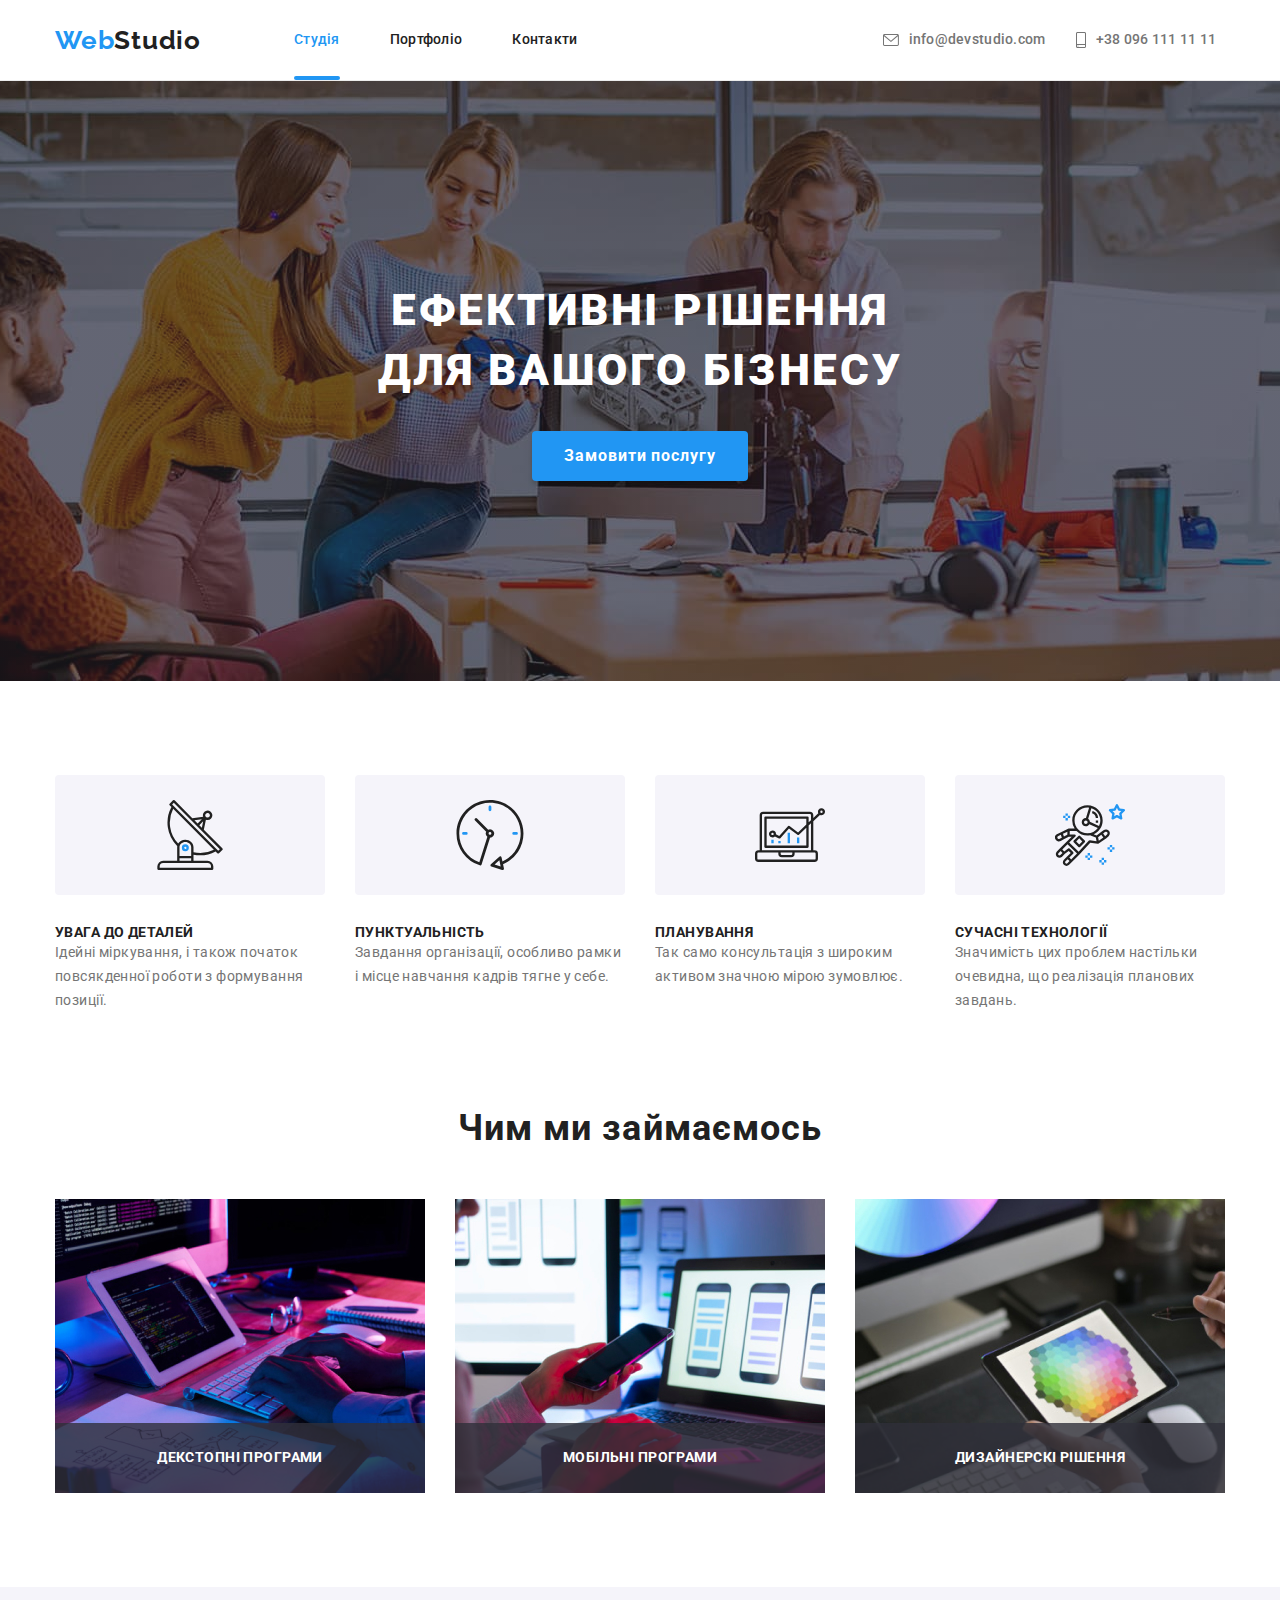
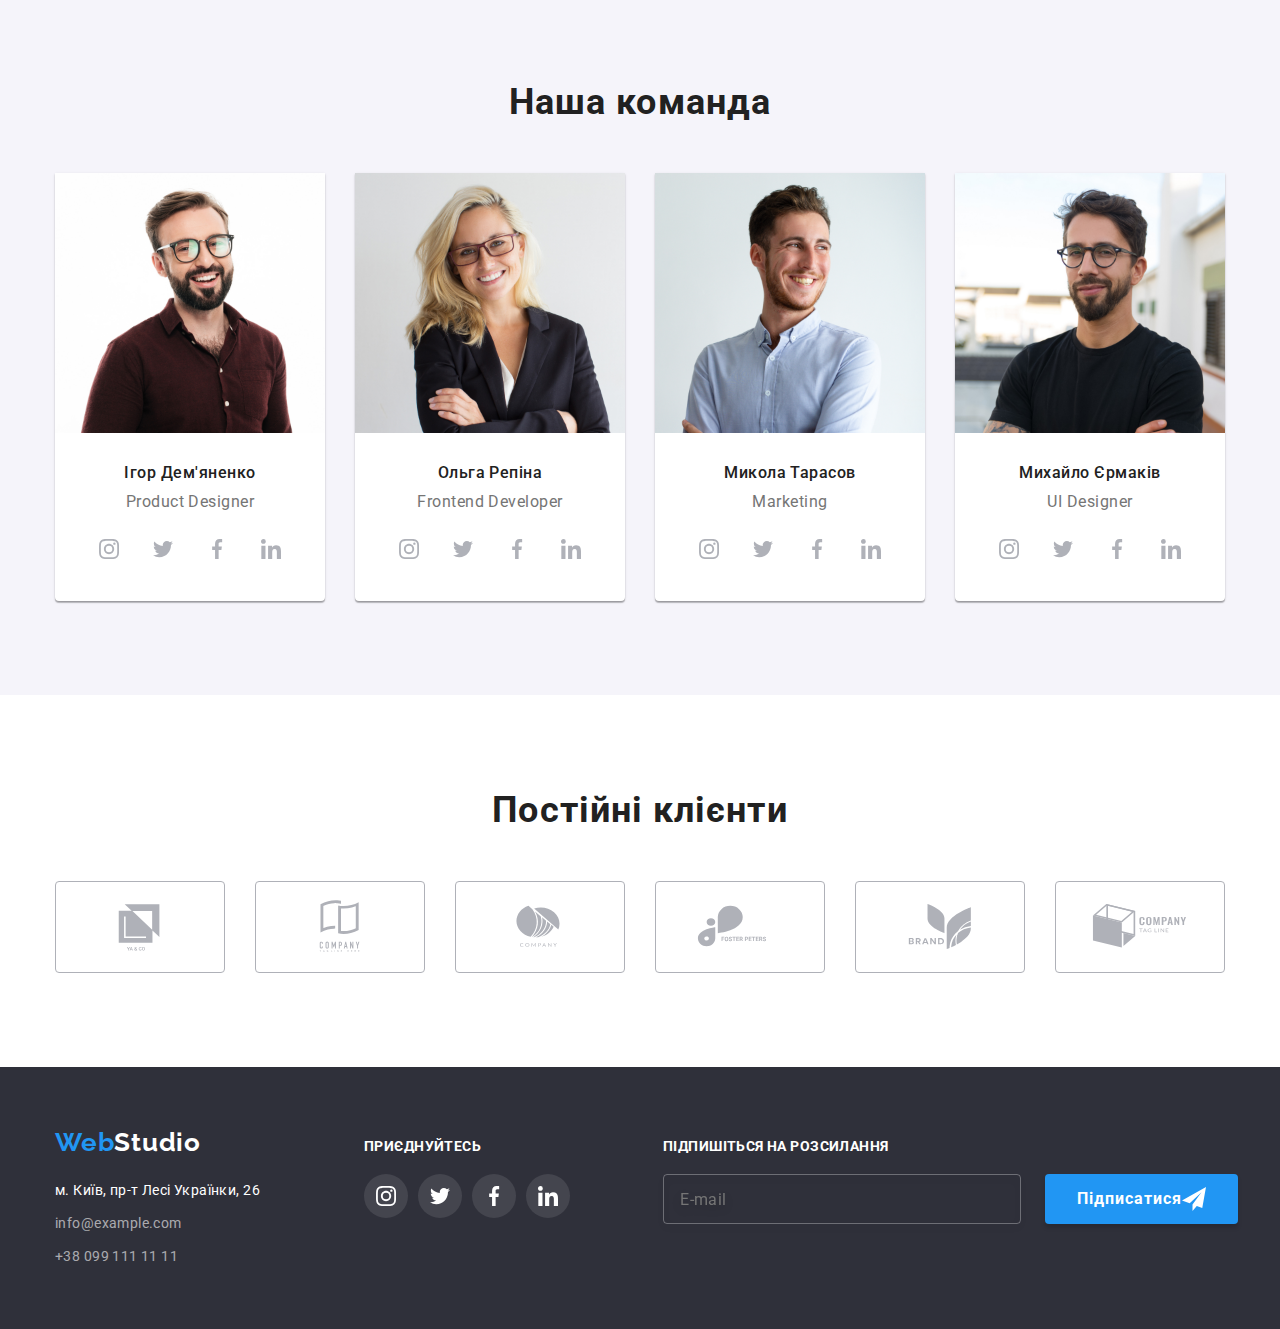
<file: index.html>
<!DOCTYPE html>
<html lang="ukr">

<head>
    <meta charset="UTF-8" />
    <meta name="viewport" content="width=device-width, initial-scale=1.0" />
    <title>Document</title>
    <!-- Основные шрифты -->
    <link rel="preconnect" href="https://fonts.googleapis.com" />
    <link rel="preconnect" href="https://fonts.gstatic.com" crossorigin />
    <link rel="stylesheet" href="/sass/utils/_variables.scss" />
    <link
        href="https://fonts.googleapis.com/css2?family=Raleway:wght@700&family=Roboto:wght@400;500;700;900&display=swap"
        rel="stylesheet" />
    <!-- Нормализация стилей -->
    <link rel="stylesheet" href="https://cdn.jsdelivr.net/npm/modern-normalize@1.1.0/modern-normalize.min.css" />
    <!-- Кастомные стили -->
    <link rel="stylesheet" href="./css/main.min.css">
</head>

<body>
    <!-- Шапка сторінки -->
    <header class="header">
        <div class="container header__container">
            <nav class="nav">
                <a lang="en" class="header__link link" href="./index.html"><span class="logo-web">Web</span><span
                        class="logo-studio-drc">Studio</span></a>
                <ul class="nav__list list">
                    <li class="nav__item"><a class="nav__link current link" href="./index.html">Студія</a></li>
                    <li class="nav__item"><a class="nav__link link" href="./portfolio.html">Портфоліо</a></li>
                    <li class="nav__item"><a class="nav__link link" href="">Контакти</a></li>
                </ul>
            </nav>
            <div class="header__row">
                <ul class="header__contacts list">
                    <!-- Посилання на адресу електронної пошти  -->
                    <li class="header__link"><a class="contacts-address link" href="info@devstudio.com">
                            <svg class="icon" width="16" height="12">
                                <use href="./images/icons/icons.svg#envelope"></use>
                            </svg>
                            info@devstudio.com</a>
                    </li>

                    <!-- Посилання на телефонний номер -->
                    <li class="header__link"><a class="contacts-address link" href="tel:+380961111111">
                            <svg class="icon" width="10" height="16">
                                <use href="./images/icons/icons.svg#smartphone"></use>
                            </svg>
                            +38 096 111 11
                            11</a>
                    </li>
                </ul>
            </div>
        </div>
    </header>
    <main>
        <!--Герой-->
        <section class="hero">
            <div class="container">
                <h1 class="hero__title">ЕФЕКТИВНІ РІШЕННЯ<br />ДЛЯ ВАШОГО БІЗНЕСУ</h1>
                <button class="hero__button button" type="button" data-modal-open>Замовити послугу</button>
                <div class="backdrop is-hidden" data-modal>
                    <div class="modal">
                        <button class="modal__button" data-modal-close>
                            <svg class="modal__icon" width="11" height="11">
                                <use href="./images/icons/icons.svg#icon-Vector">
                            </svg>
                        </button>
                        <form class="modal__form">
                            <h3 class="modal__title">Залиште свої данні, ми вам передзвонимо</h3>
                            <form class="modal__data-form" name="modal__data-form">
                                <div class="modal__form-group">
                                    <label class="modal__label" for="user-name">Ім'я</label>
                                    <input class="modal__input" id="user-name" name="user-name" type="text" required>
                                    <svg class="modal__icons" width="12" height="12" aria-label="Іконка людини">
                                        <use href="./images/icons/icons.svg#icon-person"></use>
                                    </svg>
                                </div>
                               <div class="modal__form-group">
                                    <label class="modal__label" for="user-tel">Телефон</label>
                                    <input class="modal__input" id="user-tel" name="user-tel" type="tel" required>
                                    <svg class="modal__icons" width="13" height="13" aria-label="Іконка телефона">
                                        <use href="./images/icons/icons.svg#icon-phone"></use>
                                    </svg>
                                </div>
                               <div class="modal__form-group">
                                    <label class="modal__label" for="user-email">Пошта</label>
                                    <input class="modal__input" id="user-email" name="user-email" type="email" required>
                                    <svg class="modal__icons" width="15" height="12" aria-label="Іконка листа">
                                        <use href="./images/icons/icons.svg#icon-email-bl"></use>
                                    </svg>
                                </div>
                                <div class="modal__form-group message">
                                    <label class="modal__label" for="user-message">Коментарі</label>
                                    <textarea class="modal__message" name="user-message" rows="10" placeholder="Введіть текст"></textarea>
                                </div>
                                <div class="checkbox">
                                    <label class="checkbox__label" for="checkbox">
                                        <input class="checkbox__input" type="checkbox" name="checkbox" id="checkbox">
                                        <span class="checkbox__custom">
                                            <svg class="checkbox__icon" width="16" height="15">
                                                <use href="./images/icons/icons.svg#icon-check"></use>
                                            </svg>
                                        </span>
                                        <span class="checkbox__text">
                                            Погоджуюсь з розсилкою та приймаю <a class="checkbox__link link" href="./">Умови договору</a>
                                        </span>
                                    </label>
                                </div> 
                                <button class="button button__form" type="submit">Відправити</button>
                            </form>
                        </form>
                    </div>
                </div>
            </div>
        </section>
        <!--Переваги-->
        <section class="advantages section">
            <div class="container">
                <ul class="advantages__list list">
                    <li class="advantages__item">
                        <div class="advantages__background">
                            <svg class="advantages__icon" width="70" height="70">
                                <use href="./images/icons/icons.svg#icon-antenna"></use>
                            </svg>
                        </div>
                        <h3 class="advantages__title">Увага до деталей</h3>
                        <p class="advantages__text">Ідейні міркування, і також початок повсякденної роботи з формування позиції.</p>
                    </li>
                    <li class="advantages__item">
                        <div class="advantages__background">
                            <svg class="advantages__icon" width="70" height="70">
                                <use href="./images/icons/icons.svg#icon-clock"></use>
                            </svg>
                        </div>
                        <h3 class="advantages__title">Пунктуальність</h3>
                        <p class="advantages__text">Завдання організації, особливо рамки і місце навчання кадрів тягне у себе.</p>
                    </li>
                    <li class="advantages__item">
                        <div class="advantages__background">
                            <svg class="advantages__icon" width="70" height="70">
                                <use href="./images/icons/icons.svg#icon-diagram"></use>
                            </svg>
                        </div>
                        <h3 class="advantages__title">Планування</h3>
                        <p class="advantages__text">Так само консультація з широким активом значною мірою зумовлює.</p>
                    </li>
                    <li class="advantages__item">
                        <div class="advantages__background">
                            <svg class="advantages__icon" width="70" height="70">
                                <use href="./images/icons/icons.svg#icon-astronaut"></use>
                            </svg>
                        </div>
                        <h3 class="advantages__title">Сучасні технології</h3>
                        <p class="advantages__text">Значимість цих проблем настільки очевидна, що реалізація планових завдань.</p>
                    </li>
                </ul>
            </div>
        </section>
        <!--Заняття-->
        <section class="work section">
            <div class="container">
                <h2 class="subtitle">Чим ми займаємось</h2>
                <ul class="work__list list">
                    <li class="work__item">
                        <img src="./images/img1.jpg" alt="Розробка моб.додатків" width="370" height="294" />
                        <p class="work__title">декстопні програми</p>
                    </li>

                    <li class="work__item">
                        <img src="./images/img2.jpg" alt="Разработка моб.додатків" width="370" height="294" />
                        <p class="work__title">мобільні програми</p>
                    </li>

                    <li class="work__item">
                        <img src="./images/img3.jpg" alt="Разработка моб.додатків" width="370" height="294" />
                        <p class="work__title">дизайнерскі рішення</p>
                    </li>
                </ul>
            </div>
        </section>
        <!--Команда-->
        <section class="team section">
            <div class="container">
                <h2 class="subtitle">Наша команда</h2>
                <ul class="team__list list">
                    <li class="team__item">
                        <img src="./images/img4.jpg" alt="Ігор Дем'яненко" width="270" />
                        <div class="team__caption">
                            <h3 class="team__title">Ігор Дем'яненко</h3>
                            <p class="team__post" lang="en">Product Designer</p>
                            <ul class="socials list">
                                <li class="socials__item">
                                    <a class="socials__link socials__link-instagram link" href="" aria-label="Instagram">
                                        <svg class="socials__icon" width="20" height="20">
                                            <use href="./images/icons/icons.svg#instagram"></use>
                                        </svg>
                                    </a>
                                </li>
                                <li class="socials__item">
                                    <a class="socials__link socials__link-twitter link" href="" aria-label="Twitter">
                                        <svg class="socials__icon" width="20" height="20">
                                            <use href="./images/icons/icons.svg#twitter"></use>
                                        </svg>
                                    </a>
                                </li>
                                <li class="socials__item">
                                    <a class="socials__link socials__link-facebook link" href="" aria-label="Facebook">
                                        <svg class="socials__icon" width="20" height="20">
                                            <use href="./images/icons/icons.svg#facebook"></use>
                                        </svg>
                                    </a>
                                </li>
                                <li class="socials__item">
                                    <a class="socials__link socials__link-linkedin link" href="" aria-label="L inkedin">
                                        <svg class="socials__icon" width="20" height="20">
                                            <use href="./images/icons/icons.svg#linkedin"></use>
                                        </svg>
                                    </a>
                                </li>
                            </ul>
                        </div>
                    </li>
                    <li class="team__item">
                        <img src="./images/img5.jpg" alt="Ольга Репіна" width="270" />
                        <div class="team__caption">
                            <h3 class="team__title">Ольга Репіна</h3>
                            <p class="team__post" lang="en">Frontend Developer</p>
                            <ul class="socials list">
                                <li class="socials__item">
                                    <a class="socials__link socials__link-instagram link" href="" aria-label="Instagram">
                                        <svg class="socials__icon" width="20" height="20">
                                            <use href="./images/icons/icons.svg#instagram"></use>
                                        </svg>
                                    </a>
                                </li>
                                <li class="socials__item">
                                    <a class="socials__link socials__link-twitter link" href="" aria-label="Twitter">
                                        <svg class="socials__icon" width="20" height="20">
                                            <use href="./images/icons/icons.svg#twitter"></use>
                                        </svg>
                                    </a>
                                </li>
                                <li class="socials__item">
                                    <a class="socials__link socials__link-facebook link" href="" aria-label="Facebook">
                                        <svg class="socials__icon" width="20" height="20">
                                            <use href="./images/icons/icons.svg#facebook"></use>
                                        </svg>
                                    </a>
                                </li>
                                <li class="socials__item">
                                    <a class="socials__link socials__link-linkedin link" href="" aria-label="L inkedin">
                                        <svg class="socials__icon" width="20" height="20">
                                            <use href="./images/icons/icons.svg#linkedin"></use>
                                        </svg>
                                    </a>
                                </li>
                            </ul>
                        </div>
                    </li>
                    <li class="team__item">
                        <img src="./images/img6.jpg" alt="Микола Тарасов" width="270" />
                        <div class="team__caption">
                            <h3 class="team__title">Микола Тарасов</h3>
                            <p class="team__post" lang="en">Marketing</p>
                            <ul class="socials list">
                                <li class="socials__item">
                                    <a class="socials__link socials__link-instagram link" href="" aria-label="Instagram">
                                        <svg class="socials__icon" width="20" height="20">
                                            <use href="./images/icons/icons.svg#instagram"></use>
                                        </svg>
                                    </a>
                                </li>
                                <li class="socials__item">
                                    <a class="socials__link socials__link-twitter link" href="" aria-label="Twitter">
                                        <svg class="socials__icon" width="20" height="20">
                                            <use href="./images/icons/icons.svg#twitter"></use>
                                        </svg>
                                    </a>
                                </li>
                                <li class="socials__item">
                                    <a class="socials__link socials__link-facebook link" href="" aria-label="Facebook">
                                        <svg class="socials__icon" width="20" height="20">
                                            <use href="./images/icons/icons.svg#facebook"></use>
                                        </svg>
                                    </a>
                                </li>
                                <li class="socials__item">
                                    <a class="socials__link socials__link-linkedin link" href="" aria-label="L inkedin">
                                        <svg class="socials__icon" width="20" height="20">
                                            <use href="./images/icons/icons.svg#linkedin"></use>
                                        </svg>
                                    </a>
                                </li>
                            </ul>
                        </div>
                    </li>
                    <li class="team__item">
                        <img src="./images/img7.jpg" alt="Михайло Єрмаків" width="270" />
                        <div class="team__caption">
                            <h3 class="team__title">Михайло Єрмаків</h3>
                            <p class="team__post" lang="en">UI Designer</p>
                            <ul class="socials list">
                                <li class="socials__item">
                                    <a class="socials__link socials__link-instagram link" href="" aria-label="Instagram">
                                        <svg class="socials__icon" width="20" height="20">
                                            <use href="./images/icons/icons.svg#instagram"></use>
                                        </svg>
                                    </a>
                                </li>
                                <li class="socials__item">
                                    <a class="socials__link socials__link-twitter link" href="" aria-label="Twitter">
                                        <svg class="socials__icon" width="20" height="20">
                                            <use href="./images/icons/icons.svg#twitter"></use>
                                        </svg>
                                    </a>
                                </li>
                                <li class="socials__item">
                                    <a class="socials__link socials__link-facebook link" href="" aria-label="Facebook">
                                        <svg class="socials__icon" width="20" height="20">
                                            <use href="./images/icons/icons.svg#facebook"></use>
                                        </svg>
                                    </a>
                                </li>
                                <li class="socials__item">
                                    <a class="socials__link socials__link-linkedin link" href="" aria-label="L inkedin">
                                        <svg class="socials__icon" width="20" height="20">
                                            <use href="./images/icons/icons.svg#linkedin"></use>
                                        </svg>
                                    </a>
                                </li>
                            </ul>
                        </div>
                    </li>
                </ul>
            </div>
        </section>
        <!-- Постійні клієнти -->
        <section class="clients section">
            <div class="container">
                <h2 class="subtitle">Постійні клієнти</h2>
                <ul class="clients__list list">
                    <li class="clients__item">
                        <a class="clients__link link" href="">
                            <svg class="clients__logo" width="106" height="60">
                                <use href="./images/icons/icons.svg#icon-yaco"></use>
                            </svg>
                        </a>
                    </li>
                    <li class="clients__item">
                        <a class="clients__link link" href="">
                            <svg class="clients__logo" width="106" height="60">
                                <use href="./images/icons/icons.svg#icon-taglinehere"></use>
                            </svg>
                        </a>
                    </li>
                    <li class="clients__item">
                        <a class="clients__link link" href="">
                            <svg class="clients__logo" width="106" height="60">
                                <use href="./images/icons/icons.svg#icon-company"></use>
                            </svg>
                        </a>
                    </li>
                    <li class="clients__item">
                        <a class="clients__link link" href="">
                            <svg class="clients__logo" width="106" height="60">
                                <use href="./images/icons/icons.svg#icon-foster"></use>
                            </svg>
                        </a>
                    </li>
                    <li class="clients__item">
                        <a class="clients__link link" href="">
                            <svg class="clients__logo" width="106" height="60">
                                <use href="./images/icons/icons.svg#icon-brand"></use>
                            </svg>
                        </a>
                    </li>
                    <li class="clients__item">
                        <a class="clients__link link" href="">
                            <svg class="clients__logo" width="106" height="60">
                                <use href="./images/icons/icons.svg#icon-tagline"></use>
                            </svg>
                        </a>
                    </li>
                </ul>
            </div>
        </section>
    </main>
    <!--Футер-->
    <footer class="footer">
        <div class="container footer__flex">
            <div class="footer__contacts">
                <a lang="en" class="header__link link" href="./index.html"><span class="logo-web">Web</span><span
                        class="logo-studio-wt">Studio</span></a>
                <address class="address">
                    <ul class="address__list list">
                        <!-- Адреса  -->
                        <li class="address__item link">
                            <a class="address__contacts link"
                                href="https://www.google.com.ua/maps/place/%D0%B1%D1%83%D0%BB.+%D0%9B%D0%B5%D1%81%D0%B8+%D0%A3%D0%BA%D1%80%D0%B0%D0%B8%D0%BD%D0%BA%D0%B8,+26,+%D0%9A%D0%B8%D0%B5%D0%B2,+02000/@50.4265807,30.5361971,17z/data=!3m1!4b1!4m5!3m4!1s0x40d4cf0e033ecbe9:0x57a4dffefec77da0!8m2!3d50.4265807!4d30.5383858?hl=ru"
                                target="_blank" rel="noreferrer noopener"> м. Київ, пр-т Лесі Українки, 26</a>
                        </li>
                        <!-- Посилання на адресу електронної пошти  -->
                        <li class="address__item link">
                            <a class="address__footer link" href="info@example.com">info@example.com</a>
                        </li>
                        <!-- Посилання на телефонний номер  -->
                        <li class="address__item link">
                            <a class="address__footer link" href="tel:+380991111111">+38 099 111 11 11</a>
                        </li>
                    </ul>
                </address>
            </div>
            <div class="footer__social">
                <p class="footer__text">приєднуйтесь</p>
                <ul class="social__list list">
                    <li class="footer__item">
                        <a class="socials__link socials__link-instagram link" href="" aria-label="Instagram">
                            <svg class="footer__icon" width="20" height="20">
                                <use href="./images/icons/icons.svg#instagram"></use>
                            </svg>
                        </a>
                    </li>
                    <li class="footer__item">
                        <a class="socials__link socials__link-twitter link" href="" aria-label="Twitter">
                            <svg class="footer__icon" width="20" height="20">
                                <use href="./images/icons/icons.svg#twitter"></use>
                            </svg>
                        </a>
                    </li>
                    <li class="footer__item">
                        <a class="socials__link socials__link-facebook link" href="" aria-label="Facebook">
                            <svg class="footer__icon" width="20" height="20">
                                <use href="./images/icons/icons.svg#facebook"></use>
                            </svg>
                        </a>
                    </li>
                    <li class="footer__item">
                        <a class="socials__link socials__link-linkedin link" href="" aria-label="L inkedin">
                            <svg class="footer__icon" width="20" height="20">
                                <use href="./images/icons/icons.svg#linkedin"></use>
                            </svg>
                        </a>
                    </li>
                </ul>
            </div>
        
            <div class="footer__form">
                <h3 class="footer__text">Підпишіться на розсилання</h3>
                <div class="footer__form-wrapper">
                    <form action="footer__label" class="footer__label">
                        <input class="footer__input" type="email" name="footer-email" placeholder="E-mail">
                        <button type="submit" class="hero__button button footer__button">
                            <span class="footer__title">Підписатися</span>
                            <svg class="footer__sab" width="24" height="24">
                                <use href="./images/icons/icons.svg#icon-send"></use>
                            </svg>
                        </button>
                    </form>
                </div>
            </div>
        </div>
    </footer>
    <script src="./js/modal.js"></script>
</body>

</html>
</file>
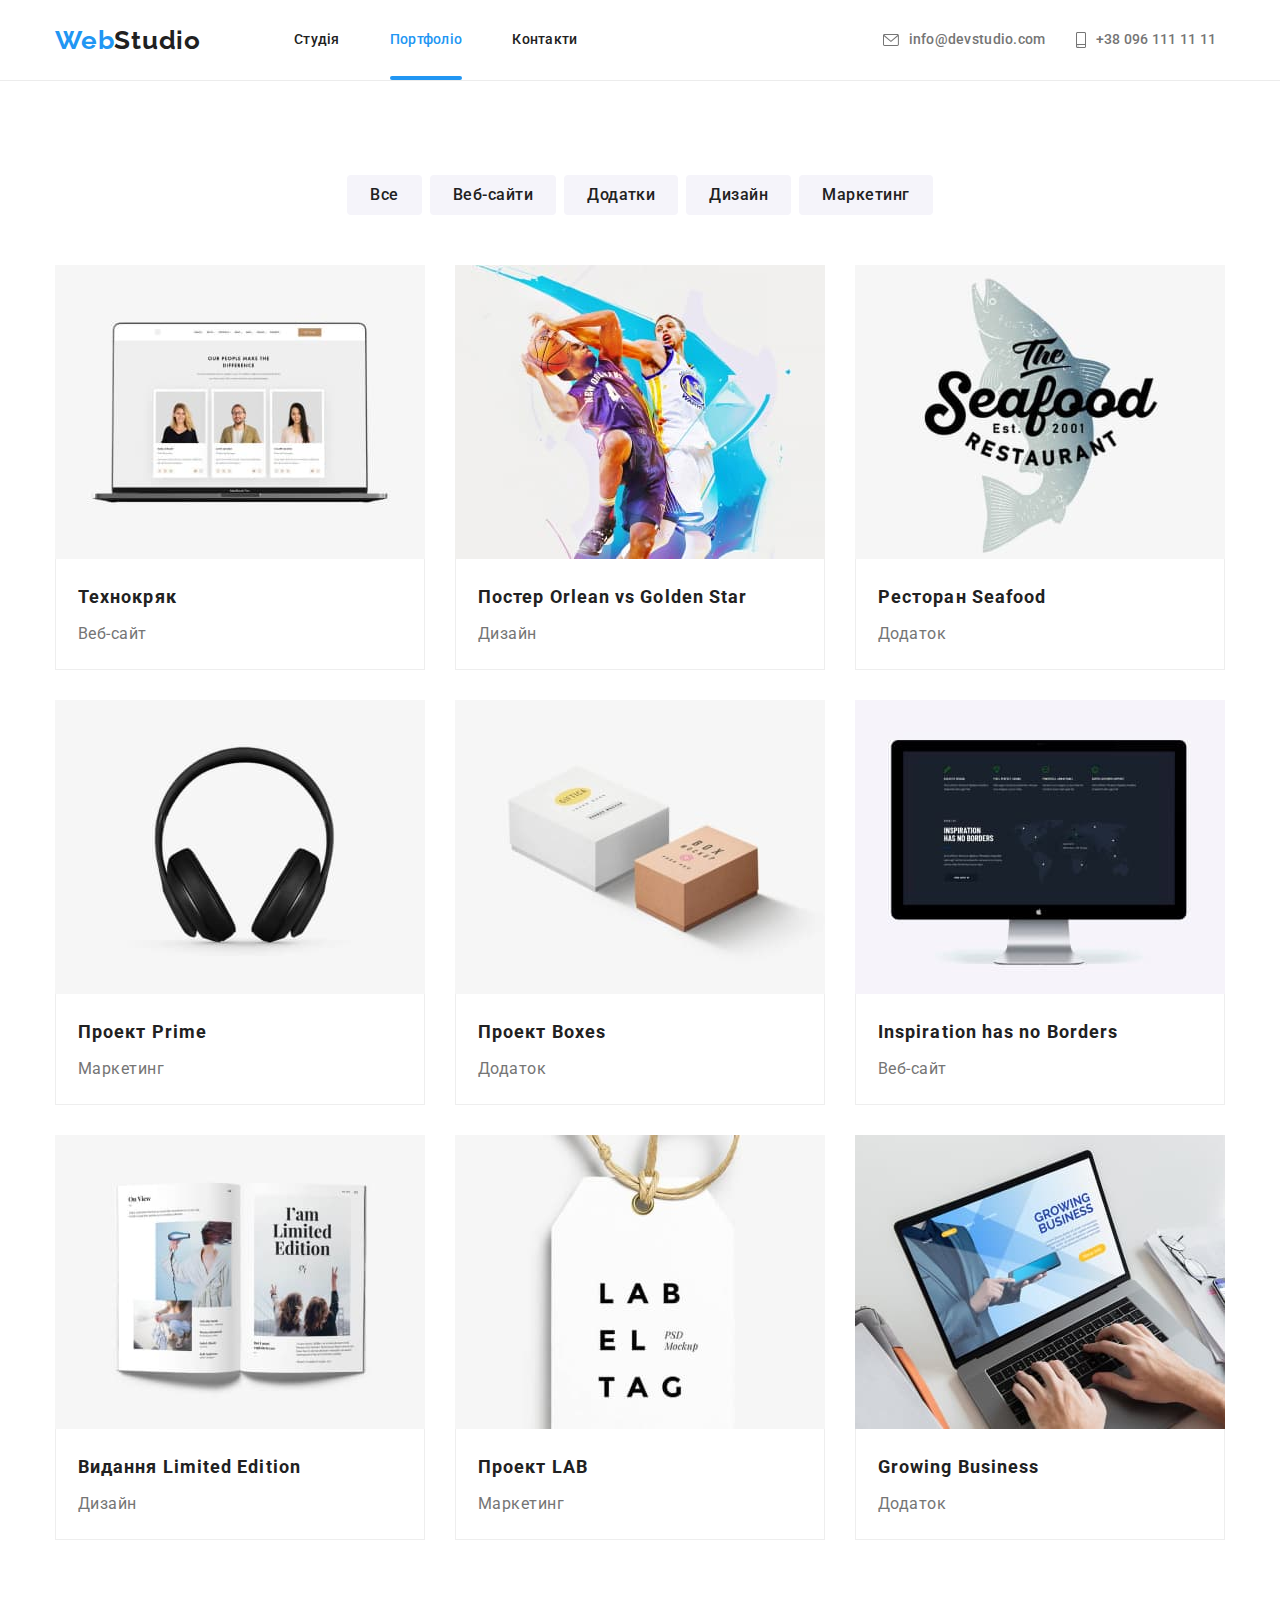
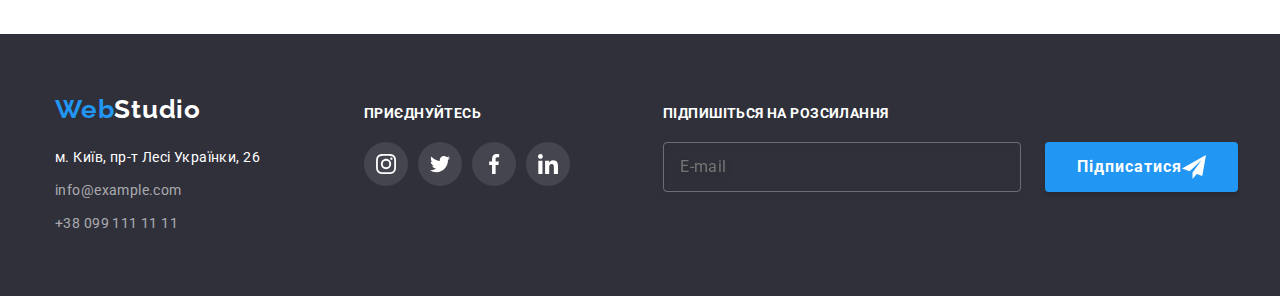
<file: portfolio.html>
<!DOCTYPE html>
<html lang="ru">

<head>
    <meta charset="UTF-8" />
    <meta name="viewport" content="width=device-width, initial-scale=1.0" />
    <title>Document</title>
    <!-- Основные шрифты -->
    <link rel="preconnect" href="https://fonts.googleapis.com">
    <link rel="preconnect" href="https://fonts.gstatic.com" crossorigin>
    <link
        href="https://fonts.googleapis.com/css2?family=Raleway:wght@700&family=Roboto:wght@400;500;700;900&display=swap"
        rel="stylesheet">
    <!-- Нормализация стилей -->
    <link rel="stylesheet" href="https://cdn.jsdelivr.net/npm/modern-normalize@1.1.0/modern-normalize.min.css" />
    <!-- Кастомные стили -->
    <link rel="stylesheet" href="./css/main.min.css">
</head>

<body>
    <!-- Шапка сторінки -->
    <header class="header">
        <div class="container header__container">
            <nav class="nav">
                <a lang="en" class="header__link link" href="./index.html"><span class="logo-web">Web</span><span
                        class="logo-studio-drc">Studio</span></a>
                <ul class="nav__list list">
                    <li class="nav__item"><a class="nav__link link" href="./index.html">Студія</a></li>
                    <li class="nav__item"><a class="nav__link current link" href="./portfolio.html">Портфоліо</a></li>
                    <li class="nav__item"><a class="nav__link link" href="">Контакти</a></li>
                </ul>
            </nav>
            <div class="header__row">
                <ul class="header__contacts list">
                    <!-- Посилання на адресу електронної пошти  -->
                    <li class="header__link"><a class="contacts-address link" href="info@devstudio.com">
                            <svg class="icon" width="16" height="12">
                                <use href="./images/icons/icons.svg#envelope"></use>
                            </svg>
                            info@devstudio.com</a>
                    </li>
    
                    <!-- Посилання на телефонний номер -->
                    <li class="header__link"><a class="contacts-address link" href="tel:+380961111111">
                            <svg class="icon" width="10" height="16">
                                <use href="./images/icons/icons.svg#smartphone"></use>
                            </svg>
                            +38 096 111 11
                            11</a>
                    </li>
                </ul>
            </div>
        </div>
    </header>
    <main>

        <!-- Портфолио -->
        <section class="section">
            <div class="container">
                <!-- Портфолио кнопки -->
                <ul class="portfolio__buttons list">
                    <li class="portfolio__item">
                        <button class="button-portfolio button">Все</button>
                    </li>
                    <li class="portfolio__item">
                        <button class="button-portfolio button">Веб-сайти</button>
                    </li>
                    <li class="portfolio__item">
                        <button class="button-portfolio button">Додатки</button>
                    </li>
                    <li class="portfolio__item">
                        <button class="button-portfolio button">Дизайн</button>
                    </li>
                    <li class="portfolio__item">
                        <button class="button-portfolio button">Маркетинг</button>
                    </li>
                </ul>
                <!-- Продукты -->
                <ul class="products list">
                    <li class="products-link">
                        <a class="portfolio-products link" href="">
                            <div class="card-overlay-thumb">
                                <img src="./images/portfolio/tehno.jpg" alt="Tehnokriak" width="370" height="294">
                                <div class="card-overlay">
                                    <p>Ресурс пропонує комплексні пропозиції з різним рівнем функціоналу та сервісів. Все це дозволить відвідувачу отримати
                                    вичерпні відомості про компанію чи приватну особу.</p>
                                </div>
                            </div>
                            <div class="caption-pic">
                                <h3 class="products-name">Технокряк</h3>
                                <p class="products-type">Веб-сайт</p>
                            </div>
                        </a>
                    </li>
                    <li class="products-link link">
                        <a class="portfolio-products link" href="">
                            <div class="card-overlay-thumb">
                                <img src="./images/portfolio/poster.jpg" alt="Poster" width="370" height="294">
                                <div class="card-overlay">
                                    <p>Ресурс пропонує комплексні пропозиції з різним рівнем функціоналу та сервісів. Все це дозволить відвідувачу отримати вичерпні відомості про компанію чи приватну особу.</p>
                                </div>
                            </div>
                            <div class="caption-pic">
                                <h3 class="products-name">Постер <span lang="en">Orlean vs Golden Star</span></h3>
                                <p class="products-type">Дизайн</p>
                            </div>
                        </a>
                    </li>
                    <li class="products-link link">
                        <a class="portfolio-products link" href="">
                            <div class="card-overlay-thumb">
                                <img src="./images/portfolio/seafood.jpg" alt="Seafood restoran" width="370"
                                    height="294">
                                <div class="card-overlay">
                                    <p>Ресурс пропонує комплексні пропозиції з різним рівнем функціоналу та сервісів. Все це дозволить відвідувачу отримати вичерпні відомості про компанію чи приватну особу.</p>
                                </div>
                            </div>
                            <div class="caption-pic">
                                <h3 class="products-name">Ресторан <span lang="en">Seafood</span></h3>
                                <p class="products-type">Додаток</p>
                            </div>
                        </a>
                    </li>
                    <li class="products-link link">
                        <a class="portfolio-products link" href="">
                            <div class="card-overlay-thumb">
                                <img src="./images/portfolio/prime.jpg" alt="Proect Prime" width="370" height="294">
                                <div class="card-overlay">
                                    <p>Ресурс пропонує комплексні пропозиції з різним рівнем функціоналу та сервісів. Все це дозволить відвідувачу отримати вичерпні відомості про компанію чи приватну особу.</p>
                                </div>
                            </div>
                            <div class="caption-pic">
                                <h3 class="products-name">Проект <span lang="en">Prime</span></h3>
                                <p class="products-type">Маркетинг</p>
                            </div>
                        </a>
                    </li>
                    <li class="products-link link">
                        <a class="portfolio-products link" href="">
                            <div class="card-overlay-thumb">
                                <img src="./images/portfolio/boxes.jpg" alt="Project Boxes" width="370" height="294">
                                <div class="card-overlay">
                                    <p>Ресурс пропонує комплексні пропозиції з різним рівнем функціоналу та сервісів. Все це дозволить відвідувачу отримати вичерпні відомості про компанію чи приватну особу.</p>
                                </div>
                            </div>
                            <div class="caption-pic">
                                <h3 class="products-name">Проект <span lang="en">Boxes</span></h3>
                                <p class="products-type">Додаток</p>
                            </div>
                        </a>
                    </li>
                    <li class="products-link link">
                        <a class="portfolio-products link" href="">
                            <div class="card-overlay-thumb">
                                <img src="./images/portfolio/inspiration.jpg" alt="Inspiration" width="370"
                                    height="294">
                                <div class="card-overlay">
                                    <p>Ресурс пропонує комплексні пропозиції з різним рівнем функціоналу та сервісів. Все це дозволить відвідувачу отримати вичерпні відомості про компанію чи приватну особу.</p>
                                </div>
                            </div>
                            <div class="caption-pic">
                                <h3 class="products-name"><span lang="en">Inspiration has no Borders</span></h3>
                                <p class="products-type">Веб-сайт</p>
                            </div>
                        </a>
                    </li>
                    <li class="products-link link">
                        <a class="portfolio-products link" href="">
                            <div class="card-overlay-thumb">
                                <img src="./images/portfolio/edition.jpg" alt="Limited Edition" width="370"
                                    height="294">
                                <div class="card-overlay">
                                    <p>Ресурс пропонує комплексні пропозиції з різним рівнем функціоналу та сервісів. Все це дозволить відвідувачу отримати вичерпні відомості про компанію чи приватну особу.</p>
                                </div>
                            </div>
                            <div class="caption-pic">
                                <h3 class="products-name">Видання <span lang="en">Limited Edition</span></h3>
                                <p class="products-type">Дизайн</p>
                            </div>
                        </a>
                    </li>
                    <li class="products-link link">
                        <a class="portfolio-products link" href="">
                            <div class="card-overlay-thumb">
                                <img src="./images/portfolio/lab.jpg" alt="Project LAB" width="370" height="294">
                                <div class="card-overlay">
                                    <p>Ресурс пропонує комплексні пропозиції з різним рівнем функціоналу та сервісів. Все це дозволить відвідувачу отримати вичерпні відомості про компанію чи приватну особу.</p>
                                </div>
                            </div>
                            <div class="caption-pic">
                                <h3 class="products-name">Проект <span lang="en">LAB</span></h3>
                                <p class="products-type">Маркетинг</p>
                            </div>
                        </a>
                    </li>
                    <li class="products-link link">
                        <a class="portfolio-products link" href="">
                            <div class="card-overlay-thumb">
                                <img src="./images/portfolio/business.jpg" alt="Growing Business" width="370"
                                    height="294">
                                <div class="card-overlay">
                                    <p>Ресурс пропонує комплексні пропозиції з різним рівнем функціоналу та сервісів. Все це дозволить відвідувачу отримати вичерпні відомості про компанію чи приватну особу.</p>
                                </div>
                            </div>
                            <div class="caption-pic">
                                <h3 class="products-name"><span lang="en">Growing Business</span></h3>
                                <p class="products-type">Додаток</p>
                            </div>
                        </a>
                    </li>
                </ul>
            </div>
        </section>
    </main>
    <!--Футер-->
    <footer class="footer">
        <div class="container footer__flex">
            <div class="footer__contacts">
                <a lang="en" class="header__link link" href="./index.html"><span class="logo-web">Web</span><span
                        class="logo-studio-wt">Studio</span></a>
                <address class="address">
                    <ul class="address__list list">
                        <!-- Адреса  -->
                        <li class="address__item link">
                            <a class="address__contacts link"
                                href="https://www.google.com.ua/maps/place/%D0%B1%D1%83%D0%BB.+%D0%9B%D0%B5%D1%81%D0%B8+%D0%A3%D0%BA%D1%80%D0%B0%D0%B8%D0%BD%D0%BA%D0%B8,+26,+%D0%9A%D0%B8%D0%B5%D0%B2,+02000/@50.4265807,30.5361971,17z/data=!3m1!4b1!4m5!3m4!1s0x40d4cf0e033ecbe9:0x57a4dffefec77da0!8m2!3d50.4265807!4d30.5383858?hl=ru"
                                target="_blank" rel="noreferrer noopener"> м. Київ, пр-т Лесі Українки, 26</a>
                        </li>
                        <!-- Посилання на адресу електронної пошти  -->
                        <li class="address__item link">
                            <a class="address__footer link" href="info@example.com">info@example.com</a>
                        </li>
                        <!-- Посилання на телефонний номер  -->
                        <li class="address__item link">
                            <a class="address__footer link" href="tel:+380991111111">+38 099 111 11 11</a>
                        </li>
                    </ul>
                </address>
            </div>
            <div class="footer__social">
                <p class="footer__text">приєднуйтесь</p>
                <ul class="social__list list">
                    <li class="footer__item">
                        <a class="socials__link socials__link-instagram link" href="" aria-label="Instagram">
                            <svg class="footer__icon" width="20" height="20">
                                <use href="./images/icons/icons.svg#instagram"></use>
                            </svg>
                        </a>
                    </li>
                    <li class="footer__item">
                        <a class="socials__link socials__link-twitter link" href="" aria-label="Twitter">
                            <svg class="footer__icon" width="20" height="20">
                                <use href="./images/icons/icons.svg#twitter"></use>
                            </svg>
                        </a>
                    </li>
                    <li class="footer__item">
                        <a class="socials__link socials__link-facebook link" href="" aria-label="Facebook">
                            <svg class="footer__icon" width="20" height="20">
                                <use href="./images/icons/icons.svg#facebook"></use>
                            </svg>
                        </a>
                    </li>
                    <li class="footer__item">
                        <a class="socials__link socials__link-linkedin link" href="" aria-label="L inkedin">
                            <svg class="footer__icon" width="20" height="20">
                                <use href="./images/icons/icons.svg#linkedin"></use>
                            </svg>
                        </a>
                    </li>
                </ul>
            </div>
    
            <div class="footer__form">
                <h3 class="footer__text">Підпишіться на розсилання</h3>
                <div class="footer__form-wrapper">
                    <form action="footer__label" class="footer__label">
                        <input class="footer__input" type="email" name="footer-email" placeholder="E-mail">
                        <button type="submit" class="hero__button button footer__button">
                            <span class="footer__title">Підписатися</span>
                            <svg class="footer__sab" width="24" height="24">
                                <use href="./images/icons/icons.svg#icon-send"></use>
                            </svg>
                        </button>
                    </form>
                </div>
            </div>
        </div>
    </footer>
    <script src="./js/modal.js"></script>
</body>

</html>
</file>
<file: css/main.min.css>
:root{--main-font: Roboto;--secondary-font: Raleway;--primary-txt: #212121;--secondary-txt: #757575;--accent-txt: #2196f3;--white-txt: #ffffff;--icon-color: #AFB1B8;--primary-light-bg: #e5e5e5;--header-bg: #ffffff;--secondary-light-bg: #f5f4fa;--primary-dark-bg: #2f303a;--button-bg: #2196f3;--transition-timing-function: cubic-bezier(0.4, 0, 0.2, 1);--transition-duration: 250ms}.button{cursor:pointer;text-align:center;transition:box-shadow var(--transition-duration) var(--transition-timing-function),background-color var(--transition-duration) var(--transition-timing-function),color var(--transition-duration) var(--transition-timing-function)}.hero__button,.button__form{font-family:var(--main-font);font-weight:700;font-size:16px;line-height:1.88;letter-spacing:0.06em;color:var(--white-txt);background:var(--button-bg);box-shadow:0px 4px 4px rgba(0,0,0,0.15);border-radius:4px;padding:10px 32px;border:none}body{font-family:var(--main-font);font-weight:400px;font-size:14px;line-height:1.71;letter-spacing:0.03em;color:var(--secondary-txt)}h1,h2,h3,h4,p{margin:0}.section{padding-top:94px;padding-bottom:94px}.list{padding-left:0;margin-top:0;margin-bottom:0;list-style:none}.link{text-decoration:none}img{display:block}.container{width:1200px;margin-left:auto;margin-right:auto;padding-left:15px;padding-right:15px}.subtitle{font-family:var(--main-font);font-weight:700;font-size:36px;line-height:1.17;text-align:center;letter-spacing:0.03em;color:var(--primary-txt);margin-bottom:50px}.hero__button:hover,.hero__button:focus{background-color:#188ce8}.logo-web{color:var(--accent-txt)}.logo-studio-wt{color:var(--white-txt)}.hero{text-align:center;padding-top:200px;padding-bottom:200px;max-width:1600px;height:600px;margin-left:auto;margin-right:auto;background-image:linear-gradient(to right, rgba(47,48,58,0.4), rgba(47,48,58,0.4)),url(../images/hero/bg-hero.jpg);background-position:center;background-size:contain;background-repeat:no-repeat;background-size:cover}.hero__title{font-family:var(--main-font);font-weight:900;font-size:44px;line-height:1.36;text-align:center;letter-spacing:0.06em;text-transform:uppercase;color:var(--white-txt);margin-bottom:30px}.backdrop{position:fixed;width:100%;height:100%;top:0px;left:0px;z-index:1;opacity:1;background-color:rgba(0,0,0,0.2);transition:opacity var(--transition-duration) var(--transition-timing-function)}.backdrop.is-hidden{opacity:0;pointer-events:none}.modal{position:absolute;top:50%;left:50%;width:528px;border-radius:4px;padding:40px;background-color:var(--header-bg);box-shadow:rgba(0,0,0,0.12) 0px 1px 3px,rgba(0,0,0,0.14) 0px 1px 1px,rgba(0,0,0,0.2) 0px 2px 1px;transform:translate(-50%, -50%) scale(1)}.modal__form{display:block}.modal__form-group{position:relative;display:flex;flex-direction:column;margin-bottom:10px;width:100%}.modal__form-group.message{margin-bottom:20px}.modal__label{text-align:left;font-size:12px;line-height:1.17;letter-spacing:0.01em;color:var(--secondary-txt)}.modal__input{margin-top:4px;width:100%;height:40px;padding:11px 0px 11px 42px;border:1px solid rgba(33,33,33,0.2);border-radius:4px;transition:border-color var(--transition-duration) var(--transition-timing-function);outline:none}.modal__input:hover,.modal__input:focus,.modal__message:hover,.modal__message:focus{fill:var(--button-bg);border-color:var(--accent-txt);outline:transparent}.modal__input:hover+.modal__icons,.modal__input:focus+.modal__icons{fill:var(--button-bg)}.checkbox__input{position:absolute;width:1px;height:1px;margin:-1px;border:0px;padding:0px;clip:rect(0 0 0 0);overflow:hidden;outline:none}.checkbox__label{display:flex;align-items:center;justify-content:center}.checkbox__link{outline:none;color:var(--accent-txt)}.modal__icons{position:absolute;top:55%;left:15px;transition:fill var(--transition-duration) var(--transition-timing-function)}.checkbox__icon{opacity:0;transition:opacity var(--transition-duration) var(--transition-timing-function)}.checkbox__custom{width:16px;height:15px;margin-right:7px;border-radius:2px;outline:2px solid var(--primary-txt);outline-offset:-2px}.checkbox__custom:hover,.checkbox__custom:focus{fill:var(--button-bg)}.checkbox__input:checked+.checkbox__custom .checkbox__icon{opacity:1}.checkbox__input:focus+.checkbox__custom{outline-color:var --button-bg}.checkbox__input:checked+.checkbox__custom{fill:#FFFFFF;background-color:var --button-bg;outline:none}.modal__title{font-weight:700;font-size:20px;line-height:1.15;font-style:normal;color:var(--primary-txt);margin-bottom:12px;text-align:center;letter-spacing:0.03em}.modal__message{width:100%;height:120px;resize:none;cursor:pointer;outline:none;margin-top:4px;padding:12px 16px;border:1px solid rgba(33,33,33,0.2);border-radius:4px;transition:border-color var(--transition-duration) var(--transition-timing-function)}.modal__button{position:absolute;top:8px;right:8px;display:flex;align-items:center;justify-content:center;padding:0;width:30px;height:30px;cursor:pointer;border-radius:50%;border-width:1px;border-style:solid;border:1px solid rgba(0,0,0,0.1);border-image:initial;background:#ffffff;background-color:transparent;transition:fill var(--transition-duration) var(--transition-timing-function)}.modal__button:hover,.modal__button:focus{fill:var(--button-bg)}.advantages__list{display:flex}.advantages__title{font-family:var(--main-font);font-weight:700;font-size:14px;line-height:1.14;letter-spacing:0.03em;text-transform:uppercase;color:var(--primary-txt)}.advantages__text{font-family:var(--main-font);font-weight:400;font-size:14px;line-height:1.71;letter-spacing:0.03em;color:var(--secondary-txt)}.advantages__item{width:270px;margin-right:30px}.advantages__item:last-child{margin-right:0}.advantages__background{height:120px;background-color:var(--secondary-light-bg);margin-bottom:30px;display:flex;align-items:center;justify-content:center;border-radius:4px}@media screen and (max-width: 767px){.work{display:none}}.work__list{display:flex;align-items:center}.work__item{margin-right:30px;position:relative}.work__item:last-child{margin-right:0}.work.section{padding-top:0}.work__title{position:absolute;width:100%;height:70px;bottom:0;left:0;display:flex;justify-content:center;align-items:center;text-transform:uppercase;text-align:center;font-weight:700;font-size:inherit;line-height:1.14;color:var(--header-bg);background:rgba(47,48,58,0.8)}.team{background-color:var(--secondary-light-bg)}.team__title{font-family:var(--main-font);font-weight:500;font-size:16px;line-height:1.19;text-align:center;letter-spacing:0.03em;color:var(--primary-txt);margin-bottom:10px}.team__post{font-family:Roboto;font-weight:400;font-size:16px;line-height:1.19;letter-spacing:0.03em;color:var(--secondary-txt);margin-bottom:16px}.team__list{display:flex;flex-wrap:wrap;align-items:center}.team__item{margin-right:30px;text-align:center;background-color:var(--header-bg);box-shadow:0px 1px 3px rgba(0,0,0,0.12),0px 1px 1px rgba(0,0,0,0.14),0px 2px 1px rgba(0,0,0,0.2);border-radius:0px 0px 4px 4px}.team__item:last-child{margin-right:0}.team__caption{padding-top:30px;padding-bottom:30px}.socials{display:flex;justify-content:center}.socials__link{display:flex;width:100%;align-items:center;justify-content:center;transition:background-color 250ms var(--transition-timing-function)}.socials__link:hover,.socials__link:focus{background-color:var(--button-bg)}.socials__item{display:flex;justify-content:center;align-items:center;width:44px;height:44px;padding:0px;border:none;background-color:var(--header-bg);border-radius:50%;background-repeat:no-repeat;background-size:20px;background-position:center;color:var(--icon-color)}.socials__item:not(:last-child){margin-right:10px}.socials__icon{fill:var(--icon-color);transition:fill 250ms var(--transition-timing-function)}.socials__link:hover .socials__icon,.socials__link:focus .socials__icon{fill:var(--header-bg)}.clients__list{display:flex}.clients__item{display:flex;align-items:center;justify-content:center;box-sizing:border-box;cursor:pointer}.clients__item:not(:last-child){margin-right:30px}.clients__link{display:flex;width:170px;height:92px;justify-content:center;align-items:center;color:var(--icon-color);border:1px solid var(--icon-color);border-radius:4px;cursor:pointer;transition:color 250ms var(--transition-timing-function),border 250ms var(--transition-timing-function)}.clients__link:hover,.clients__link:focus{color:var(--button-bg);border:1px solid var(--button-bg)}.clients__logo{width:106px;height:60px;fill:currentColor}.header{display:block;top:0;left:0;z-index:9;width:100%;background-color:var(--header-bg);border-bottom:1px solid #ececec}.header__contacts{display:flex;align-items:center;margin-left:auto}.header__link{font-family:var(--secondary-font);font-weight:700;font-size:26px;line-height:1.19;letter-spacing:0.03em;color:var(--primary-txt);margin-right:93px}.header__link:last-child{margin-right:0}.header__container{display:flex;align-items:center}.header__row .list{display:flex;align-items:center;margin-left:305px}.header__row .header__link:not(:last-child){margin-right:30px}.header__row .link{display:flex;align-items:center;color:var(--secondary-txt)}.header__row .icon{margin-right:10px;fill:currentColor}.header__row .link:hover,.header__row .link:focus{color:var(--accent-txt)}.nav{display:flex;align-items:center}.nav__link{display:block;font-weight:500;font-size:14px;line-height:1.14;letter-spacing:0.02em;color:var(--primary-txt);padding-top:32px;padding-bottom:32px;transition:color var(--transition-duration) var(--transition-timing-function)}.nav__link:hover,.nav__link:focus{color:var(--accent-txt)}.nav__item{margin-right:50px;position:relative}.nav__item:last-child{margin:0}.nav__list{display:flex;align-items:center}.current{color:var(--accent-txt)}.nav__link.current::after{position:absolute;content:"";left:0;bottom:0;height:4px;width:100%;margin:0;padding:0;border-radius:2px;background-color:var(--accent-txt)}.contacts-address{font-family:var(--main-font);font-weight:500;font-size:14px;line-height:1.14;letter-spacing:0.02em;color:var(--secondary-txt);transition:color var(--transition-duration) var(--transition-timing-function)}.contacts-address:hover,.contacts-address:focus{color:var(--accent-txt)}.footer__flex{display:flex;align-items:baseline}.address{font-style:normal;margin-top:20px}.footer{padding-top:60px;padding-bottom:60px;background:var(--primary-dark-bg)}.address__contacts{font-family:var(--main-font);font-weight:normal;font-size:14px;line-height:1.71;letter-spacing:0.03em;color:var(--white-txt);margin-top:20px;transition:color 250ms var(--transition-timing-function)}.address__contacts:hover,.address__contacts:focus{color:var(--accent-txt)}.footer__input{display:inline-block;background-color:inherit;width:358px;height:50px;padding:15px 16px;margin-right:12px;font-size:16px;line-height:1.25;letter-spacing:0.03em;color:rgba(255,255,255,0.6);border:1px solid rgba(255,255,255,0.3);filter:drop-shadow(0px 4px 4px rgba(0,0,0,0.15));border-radius:4px;transition:border-color 250ms var(--transition-timing-function)}.footer__input:hover,.footer__input:focus{border:1px solid var(--button-bg);outline:none}.footer__label{display:flex}.address__item{margin-top:9px}.address__item:first-child{margin-top:0}.address__footer{font-family:var(--main-font);font-weight:400;font-size:14px;line-height:1.71;letter-spacing:0.03em;color:rgba(255,255,255,0.6);transition:color 250ms var(--transition-timing-function)}.address__footer:hover,.address__footer:focus{color:var(--accent-txt)}.footer__text{font-family:Roboto;font-style:normal;font-weight:700;font-size:14px;line-height:1.16;letter-spacing:0.03em;text-transform:uppercase;color:#ffffff;margin-bottom:20px}.footer__form-wrapper{align-items:center;margin-top:20px}.footer__social{margin-left:70px;margin-right:93px}.social__list{display:flex;justify-content:center}.socials__item:not(:last-child){margin-right:10px}.footer__item:not(:last-child){margin-right:10px}.socials__link{width:44px;height:44px;display:flex;background-color:rgba(255,255,255,0.1);border-radius:50%;justify-content:center;align-items:center}.footer__icon{width:20px;height:20px;fill:#ffffff}.footer__sab{fill:currentColor}.footer__button{display:flex;align-items:center;margin-left:12px;transition:box-shadow var(--transition-duration) var(--transition-timing-function),background-color var(--transition-duration) var(--transition-timing-function),color var(--transition-duration) var(--transition-timing-function)}.portfolio__item{margin-right:8px}.portfolio__item:last-child{margin-right:0}.button-portfolio{display:inline-block;border:1px solid transparent;font-family:var(--main-font);font-weight:500;font-size:16px;line-height:1.63;text-align:center;letter-spacing:0.03em;color:var(--primary-txt);background-color:var(--secondary-light-bg);border-radius:4px;padding:6px 22px;transition:color var(--transition-duration) var(--transition-timing-function),background-color var(--transition-duration) var(--transition-timing-function),box-shadow var(--transition-duration) var(--transition-timing-function)}.button-portfolio:hover,.button-portfolio:focus{color:var(--white-txt);background-color:var(--button-bg);box-shadow:0px 3px 1px rgba(0,0,0,0.1),0px 1px 2px rgba(0,0,0,0.08),0px 2px 2px rgba(0,0,0,0.12)}.portfolio__buttons{display:flex;align-items:center;justify-content:center}.button__form{margin-top:30px;padding:10px 55px}.button__form:hover,.button__form:focus{background-color:#188ce8}.products{display:flex;flex-wrap:wrap;align-items:center;margin-top:50px}.products-name{margin-bottom:4px;font-family:var(--main-font);font-weight:700;font-size:18px;line-height:2;letter-spacing:0.06em;color:var(--primary-txt)}.products-type{font-family:var(--main-font);font-weight:400;font-size:16px;line-height:1.88;letter-spacing:0.03em;color:var(--secondary-txt)}.products-link{overflow:hidden;margin-right:30px;margin-bottom:30px}.portfolio-products:hover .card-overlay,.portfolio-products:focus .card-overlay{transform:translateY(0)}.products-link:nth-child(3n){margin-right:0}.products-link:nth-last-child(-n+3){margin-bottom:0}.caption-pic{padding:20px 22px;border-right:1px solid #eeeeee;border-bottom:1px solid #eeeeee;border-left:1px solid #eeeeee}.card-overlay-thumb{overflow:hidden;position:relative}.card-overlay{position:absolute;top:0;left:0;width:100%;height:100%;padding:63px 24px;font-size:18px;line-height:1.55;color:var(--header-bg);background-color:rgba(33,150,243,0.9);transform:translateY(100%);transition:transform var(--transition-duration) var(--transition-timing-function)}.portfolio-products{color:inherit;display:block;transition:box-shadow var(--transition-duration) var(--transition-timing-function)}.products-link:hover,.products-link:focus{box-shadow:0px 1px 1px rgba(0,0,0,0.12),0px 4px 4px rgba(0,0,0,0.06),1px 4px 6px rgba(0,0,0,0.16)}
/*# sourceMappingURL=main.min.css.map */
</file>
